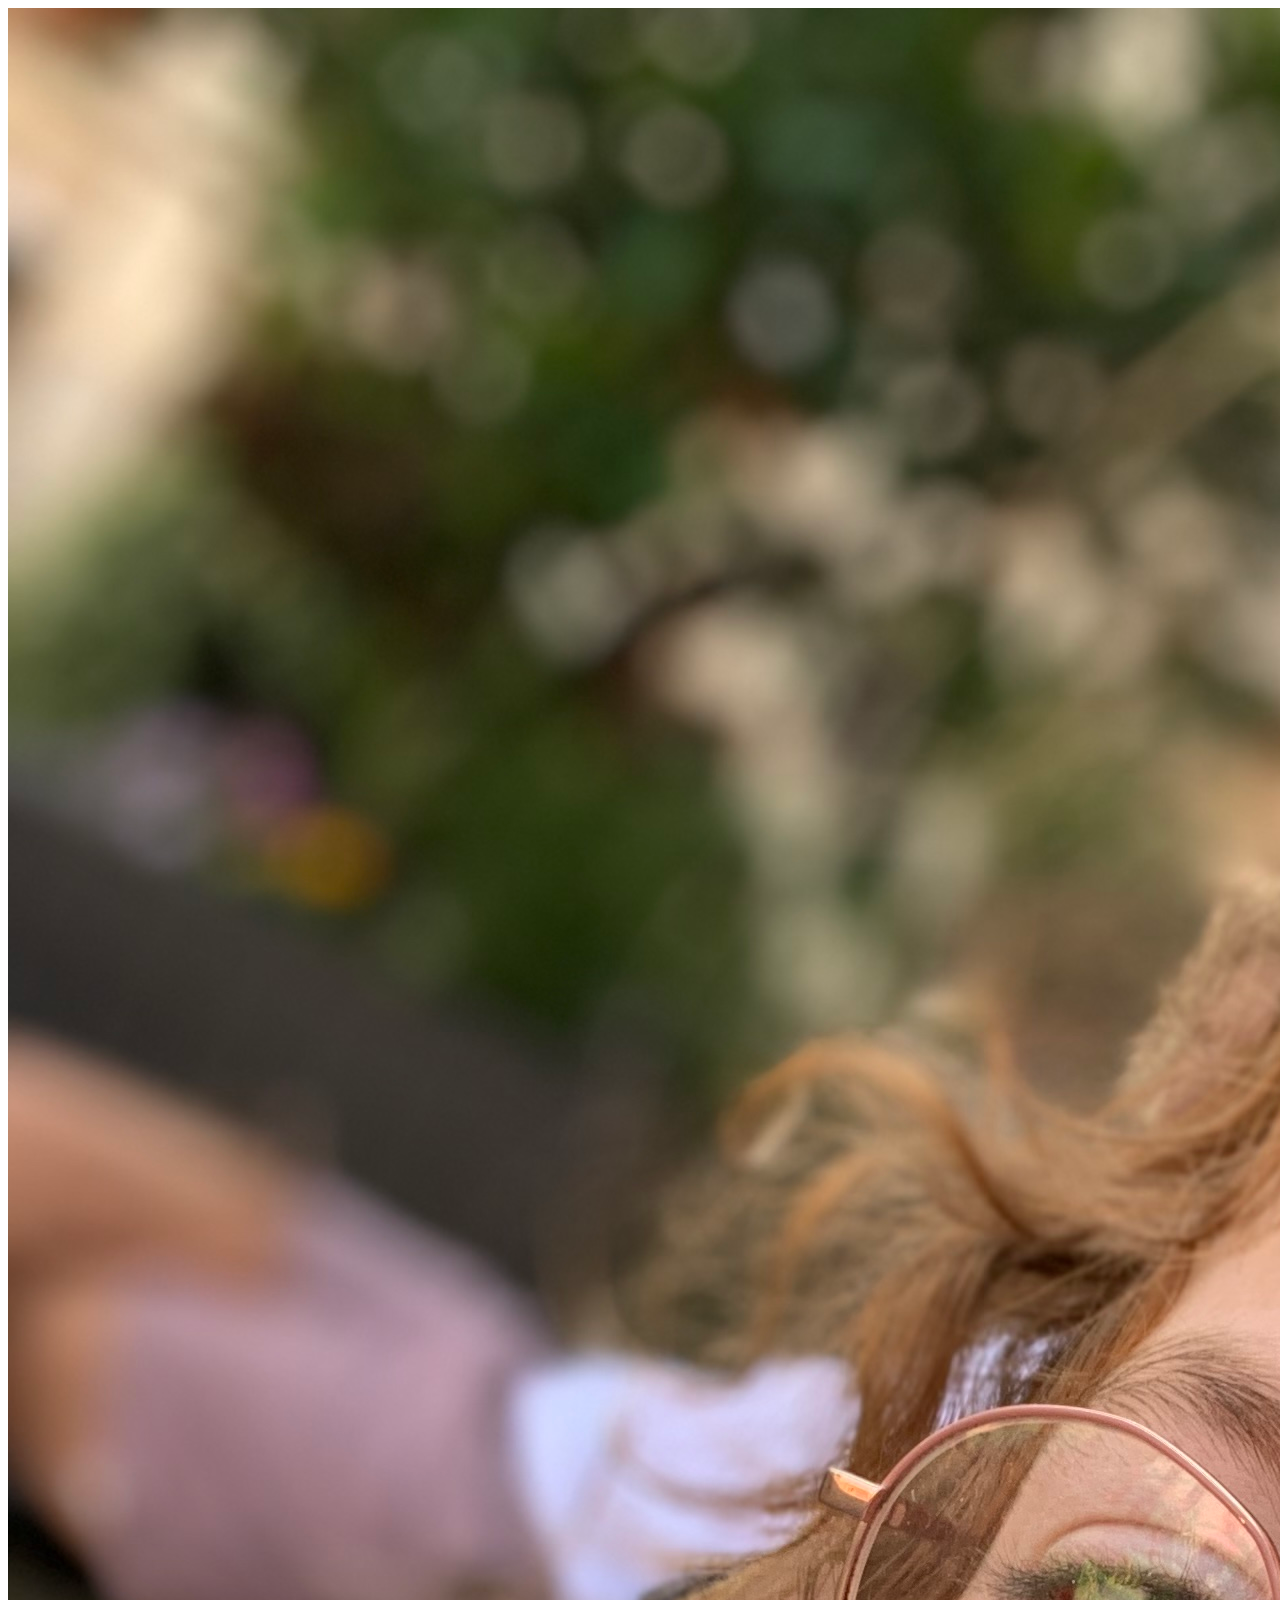
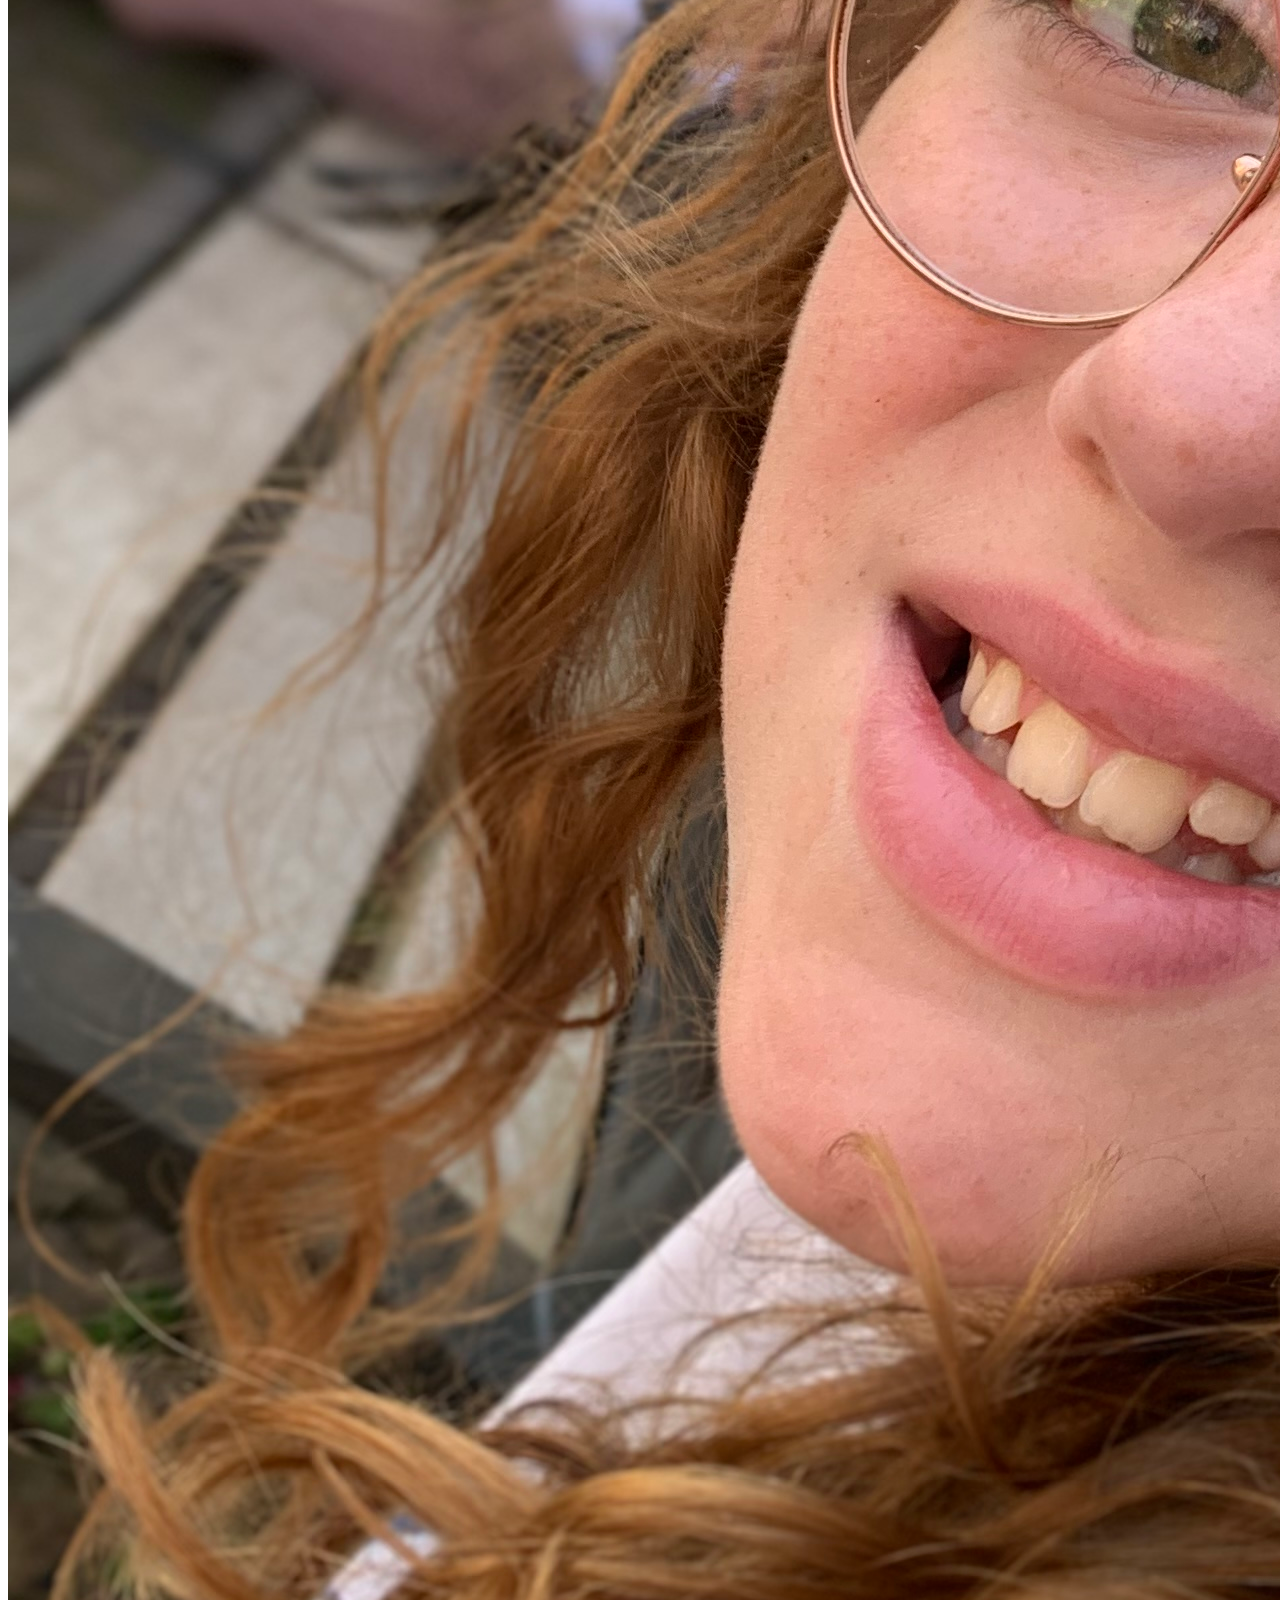
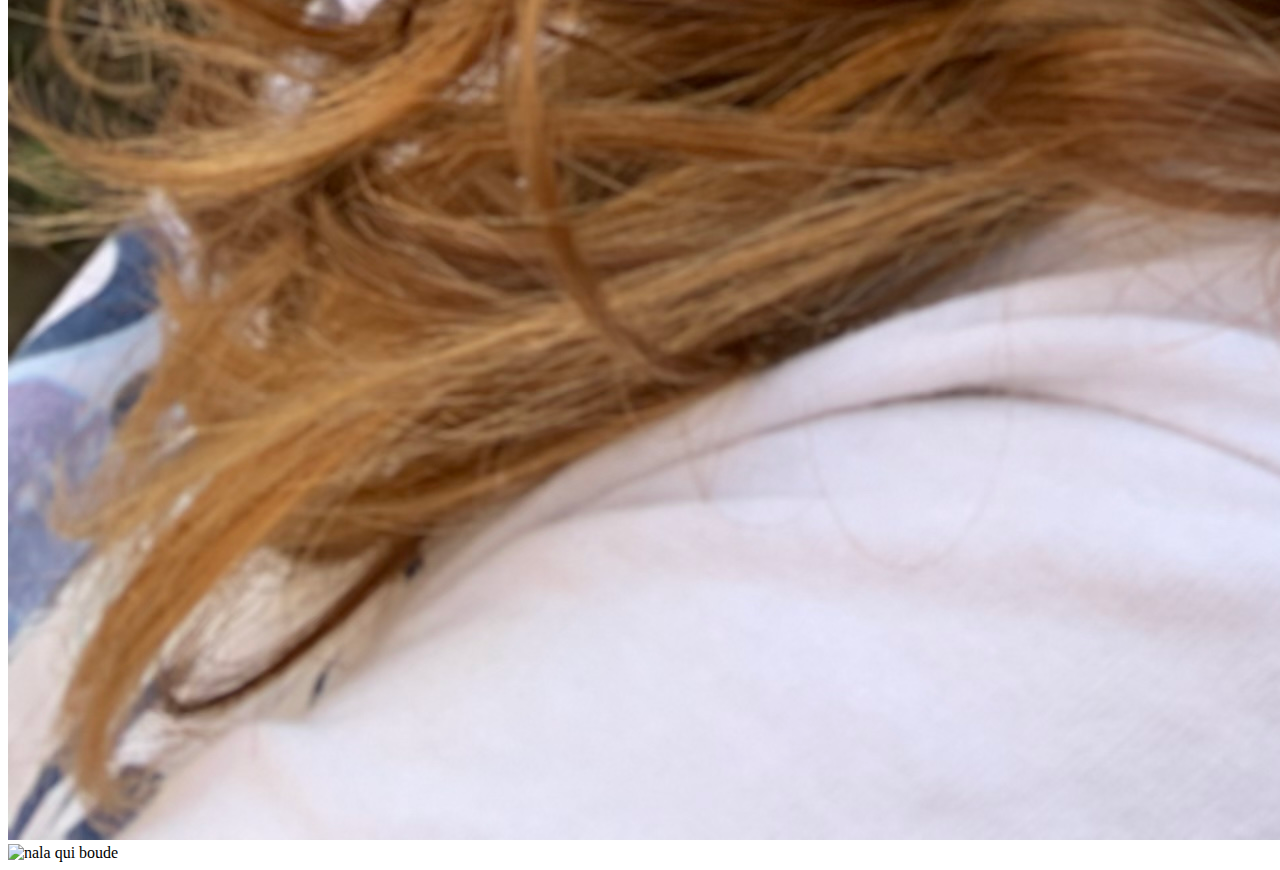
<file: index.html>
<!DOCTYPE html>
<html lang="fr">
<head>
    <meta charset="UTF-8">
    <title>Photo</title>
</head>
<body>
    <img src="photo/eloise.jpg" alt="eloise">
    <img scr="photo/IMG_0415.JPG" alt="nala qui boude">
</body>
</html>
</file>
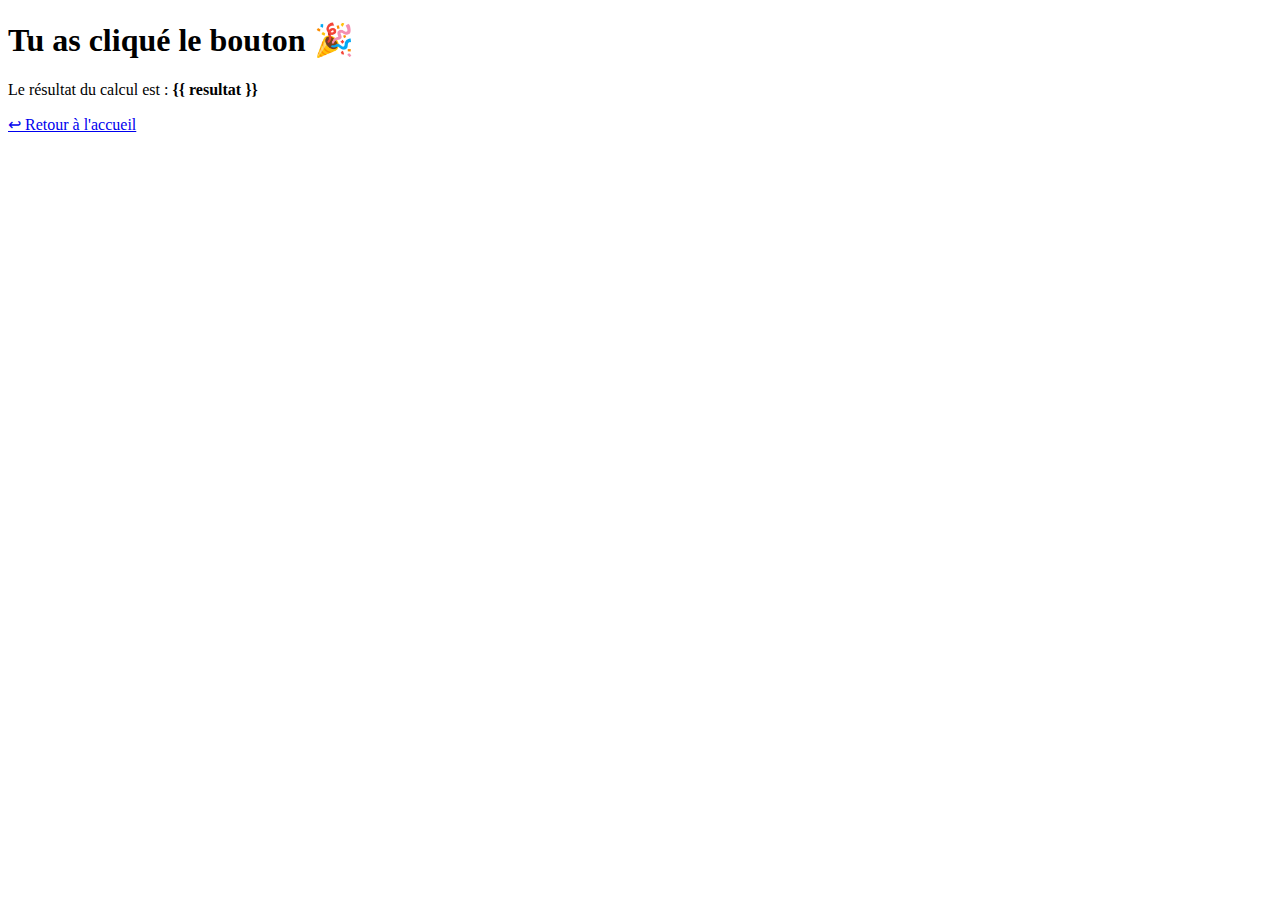
<file: templates/resultat.html>
<!DOCTYPE html>
<html lang="fr">
<head>
    <meta charset="UTF-8">
    <title>Résultat</title>
</head>
<body>
    <h1>Tu as cliqué le bouton 🎉</h1>
    <p>Le résultat du calcul est : <strong>{{ resultat }}</strong></p>
    <a href="/">↩ Retour à l'accueil</a>
</body>
</html>
</file>
